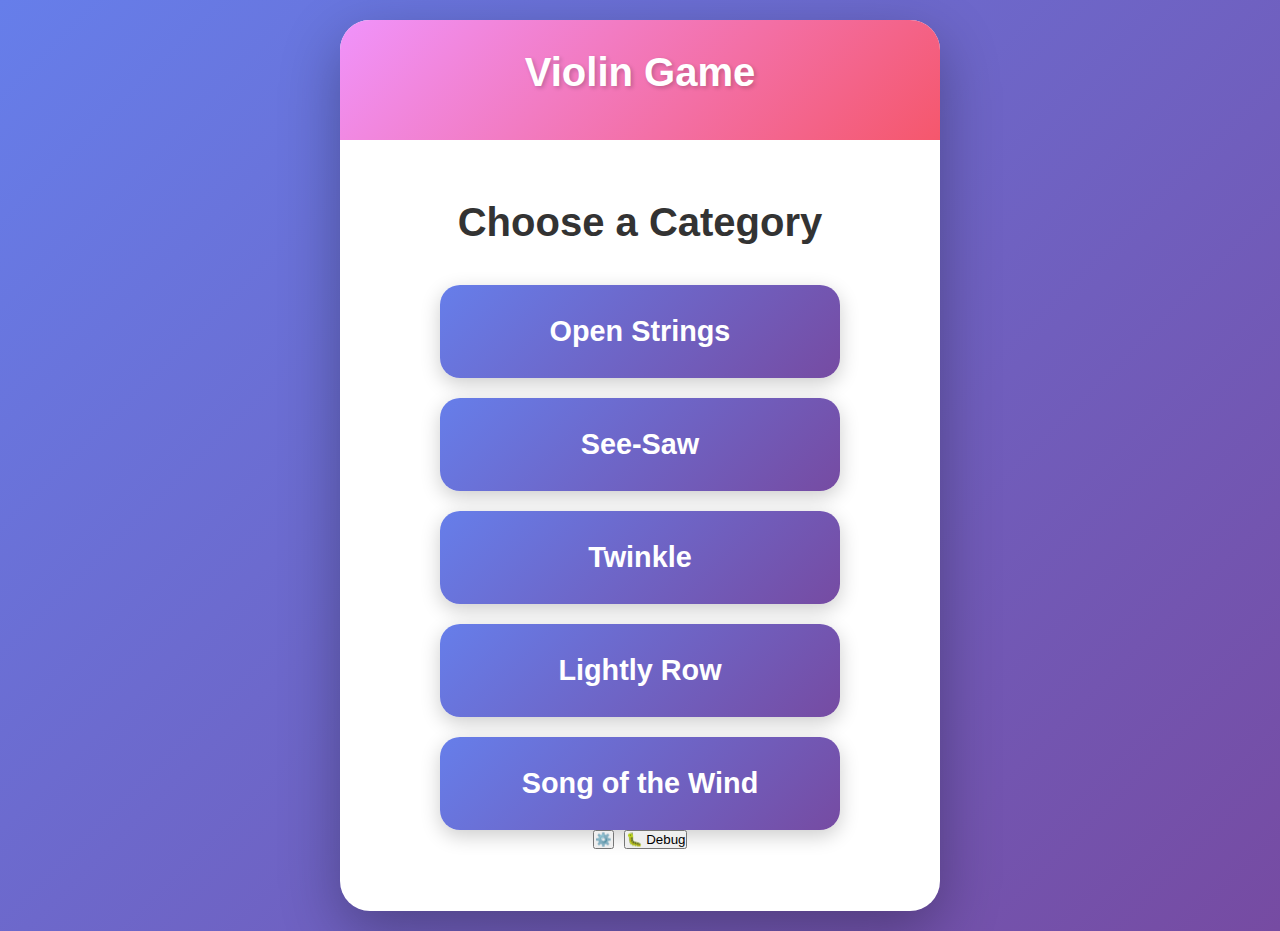
<file: index.html>
<!DOCTYPE html>
<html lang="en">
<head>
    <meta charset="UTF-8">
    <meta name="viewport" content="width=device-width, initial-scale=1.0">
    <title>Violin Game 🎻</title>
    <link rel="stylesheet" href="styles.css?v=2026-01-13-debug">
</head>
<body>
    <div class="game-container">
        <header class="game-header">
            <button class="home-btn hidden" id="home-btn">
                <svg xmlns="http://www.w3.org/2000/svg" viewBox="0 0 24 24" fill="currentColor">
                    <path d="M10 20v-6h4v6h5v-8h3L12 3 2 12h3v8z"/>
                </svg>
            </button>
            <h1>Violin Game</h1>
            <div class="progress" id="progress-container">
                <span id="question-counter">Question 1 of 10</span>
                <div class="progress-bar">
                    <div id="progress-fill" class="progress-fill"></div>
                </div>
            </div>
        </header>

        <!-- Category Selection Screen -->
        <div class="menu-screen" id="category-screen">
            <h2 class="menu-title">Choose a Category</h2>
            <div class="menu-buttons">
                <button class="menu-btn" data-category="open-strings">Open Strings</button>
                <button class="menu-btn" data-category="see-saw">See-Saw</button>
                <button class="menu-btn" data-category="twinkle">Twinkle</button>
                <button class="menu-btn" data-category="lightly-row">Lightly Row</button>
                <button class="menu-btn" data-category="wind">Song of the Wind</button>
            </div>
            <button class="settings-btn" id="settings-btn">⚙️</button>
        </div>

        <!-- Settings Screen -->
        <div class="menu-screen hidden" id="settings-screen">
            <h2 class="menu-title">Settings</h2>

            <div class="settings-panel">
                <div class="setting-item">
                    <label for="tempo-slider">Tempo: <span id="tempo-value">90</span> BPM</label>
                    <input type="range" id="tempo-slider" min="60" max="120" value="90" step="5">
                    <div class="setting-range">60 - 120</div>
                </div>

                <div class="setting-item">
                    <label for="tolerance-slider">Tolerance: <span id="tolerance-value">10</span></label>
                    <input type="range" id="tolerance-slider" min="2" max="10" value="10" step="0.5">
                    <div class="setting-range">2 - 10 (lower = harder)</div>
                </div>

                <div class="setting-item">
                    <label for="length-slider">Questions per Level: <span id="length-value">10</span></label>
                    <input type="range" id="length-slider" min="5" max="15" value="10" step="1">
                    <div class="setting-range">5 - 15</div>
                </div>

                <div class="setting-item">
                    <label>
                        <input type="checkbox" id="show-notes-checkbox">
                        Show Note Names
                    </label>
                </div>

                <div class="settings-buttons">
                    <button class="settings-action-btn" id="reset-settings-btn">Reset Settings</button>
                    <button class="settings-action-btn" id="reset-completion-btn">Reset Completion</button>
                    <button class="settings-action-btn primary" id="close-settings-btn">Done</button>
                </div>
            </div>
        </div>

        <!-- Level Selection Screen -->
        <div class="menu-screen hidden" id="level-screen">
            <h2 class="menu-title">Choose a Level</h2>
            <div class="menu-buttons" id="level-buttons-container">
                <!-- Level buttons will be dynamically generated -->
            </div>
        </div>

        <!-- Game Screen -->
        <main class="game-main hidden" id="game-screen">
            <div class="pattern-display" id="pattern-display">
                <div id="pattern-notes"></div>
            </div>

            <div class="status-display" id="status-display">Click Start to begin</div>

            <div class="feedback-visual" id="feedback-visual"></div>

            <div class="recording-indicator hidden" id="recording-indicator">
                <span class="red-dot"></span> RECORDING
            </div>

            <div class="game-controls">
                <button class="control-btn" id="start-btn">▶️ Start</button>
            </div>
        </main>

        <!-- Celebration Screen -->
        <div class="celebration-screen hidden" id="celebration-screen">
            <canvas id="fireworks-canvas"></canvas>
            <div class="celebration-message">
                <h2 id="celebration-title">Great Job!</h2>
                <p id="celebration-score">You got 8 out of 10!</p>
                <button class="play-again-btn" id="play-again-btn">Play Again!</button>
            </div>
        </div>
    </div>

    <script src="debug.js?v=2026-01-13"></script>
    <script src="instrument-config.js?v=2026-01-13"></script>
    <script src="sounds.js?v=2026-01-13"></script>
    <script src="audio.js?v=2026-01-13"></script>
    <script src="recording.js?v=2026-01-13"></script>
    <script src="matching.js?v=2026-01-13"></script>
    <script src="patterns.js?v=2026-01-13"></script>
    <script src="settings.js?v=2026-01-13"></script>
    <script src="completion.js?v=2026-01-20"></script>
    <script src="game.js?v=2026-01-13"></script>
    <script src="celebrations.js?v=2026-01-13"></script>
    <script src="ui.js?v=2026-01-13"></script>
</body>
</html>
<!-- Updated Tue Jan 13 12:02:26 PST 2026 -->
</file>
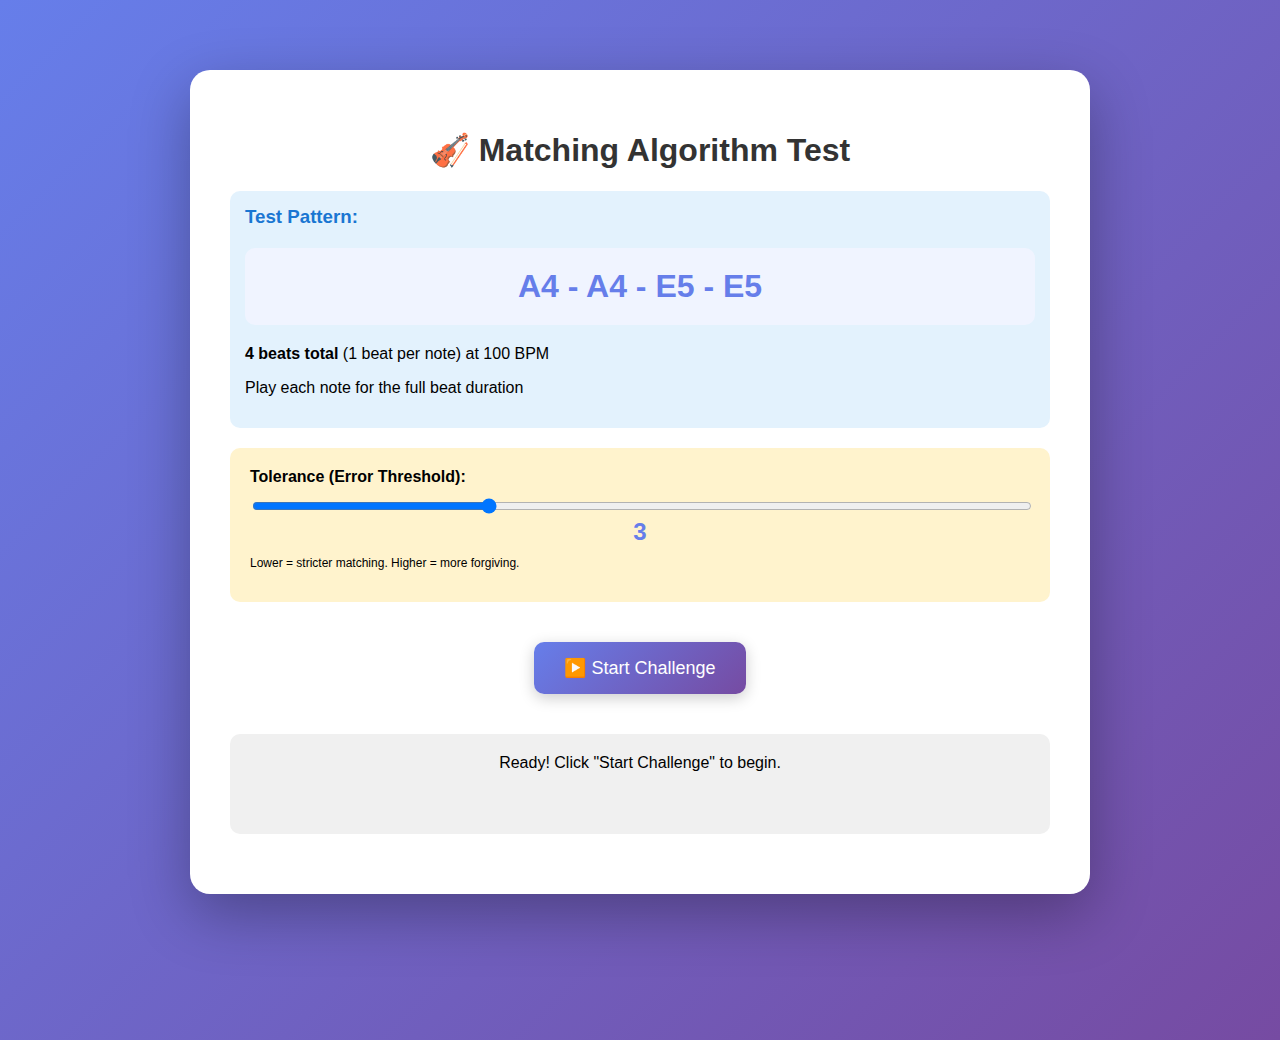
<file: matching-test.html>
<!DOCTYPE html>
<html lang="en">
<head>
    <meta charset="UTF-8">
    <meta name="viewport" content="width=device-width, initial-scale=1.0">
    <title>Matching Algorithm Test</title>
    <style>
        body {
            font-family: Arial, sans-serif;
            max-width: 900px;
            margin: 50px auto;
            padding: 20px;
            background: linear-gradient(135deg, #667eea 0%, #764ba2 100%);
            min-height: 100vh;
        }
        .container {
            background: white;
            border-radius: 20px;
            padding: 40px;
            box-shadow: 0 20px 60px rgba(0, 0, 0, 0.3);
        }
        h1 {
            color: #333;
            text-align: center;
        }
        .info {
            background: #e3f2fd;
            padding: 15px;
            border-radius: 10px;
            margin: 20px 0;
        }
        .info h3 {
            margin-top: 0;
            color: #1976d2;
        }
        .controls {
            text-align: center;
            margin: 30px 0;
        }
        button {
            font-size: 18px;
            padding: 15px 30px;
            margin: 10px;
            border: none;
            border-radius: 10px;
            background: linear-gradient(135deg, #667eea 0%, #764ba2 100%);
            color: white;
            cursor: pointer;
            transition: all 0.3s;
            box-shadow: 0 4px 15px rgba(0, 0, 0, 0.2);
        }
        button:hover:not(:disabled) {
            transform: translateY(-2px);
            box-shadow: 0 6px 20px rgba(0, 0, 0, 0.3);
        }
        button:disabled {
            opacity: 0.5;
            cursor: not-allowed;
        }
        .pattern {
            text-align: center;
            font-size: 32px;
            font-weight: bold;
            color: #667eea;
            margin: 20px 0;
            padding: 20px;
            background: #f0f4ff;
            border-radius: 10px;
        }
        #status {
            text-align: center;
            padding: 20px;
            margin: 20px 0;
            background: #f0f0f0;
            border-radius: 10px;
            min-height: 60px;
        }
        .results {
            margin-top: 30px;
            padding: 20px;
            background: #f5f5f5;
            border-radius: 10px;
        }
        .results h3 {
            margin-top: 0;
        }
        .comparison {
            display: grid;
            grid-template-columns: 1fr 1fr;
            gap: 20px;
            margin: 20px 0;
        }
        .column {
            background: white;
            padding: 15px;
            border-radius: 8px;
        }
        .column h4 {
            margin-top: 0;
            color: #667eea;
        }
        .slice-list {
            font-family: monospace;
            font-size: 12px;
            max-height: 300px;
            overflow-y: auto;
        }
        .error-display {
            font-size: 48px;
            font-weight: bold;
            text-align: center;
            margin: 20px 0;
        }
        .pass {
            color: #43a047;
        }
        .fail {
            color: #f5576c;
        }
        .tolerance-control {
            margin: 20px 0;
            padding: 20px;
            background: #fff3cd;
            border-radius: 10px;
        }
        .tolerance-control label {
            font-weight: bold;
            display: block;
            margin-bottom: 10px;
        }
        .tolerance-control input[type="range"] {
            width: 100%;
        }
        .tolerance-value {
            font-size: 24px;
            font-weight: bold;
            color: #667eea;
            text-align: center;
        }
    </style>
</head>
<body>
    <div class="container">
        <h1>🎻 Matching Algorithm Test</h1>

        <div class="info">
            <h3>Test Pattern:</h3>
            <div class="pattern">A4 - A4 - E5 - E5</div>
            <p><strong>4 beats total</strong> (1 beat per note) at 100 BPM</p>
            <p>Play each note for the full beat duration</p>
        </div>

        <div class="tolerance-control">
            <label>Tolerance (Error Threshold):</label>
            <input type="range" id="tolerance-slider" min="0" max="10" value="3" step="0.1">
            <div class="tolerance-value" id="tolerance-value">3</div>
            <p style="font-size: 12px; margin-top: 10px;">
                Lower = stricter matching. Higher = more forgiving.
            </p>
        </div>

        <div class="controls">
            <button id="start-btn" onclick="startChallenge()" disabled>▶️ Start Challenge</button>
        </div>

        <div id="status">Loading...</div>

        <div class="results" id="results" style="display: none;">
            <h3>Results:</h3>
            <div class="error-display" id="error-display"></div>
            <div class="comparison">
                <div class="column">
                    <h4>Reference Pattern:</h4>
                    <div class="slice-list" id="reference-slices"></div>
                </div>
                <div class="column">
                    <h4>Your Recording:</h4>
                    <div class="slice-list" id="recorded-slices"></div>
                </div>
            </div>
        </div>
    </div>

    <script>
        const audioContext = new (window.AudioContext || window.webkitAudioContext)();
        const audioBuffers = {};

        // Pattern definition
        const tempo = 100; // BPM
        const beatDuration = 60 / tempo; // seconds per beat
        const sliceInterval = 0.05; // 50ms slices
        const pattern = [
            { note: 'A4', duration: 1.0 },
            { note: 'A4', duration: 1.0 },
            { note: 'E5', duration: 1.0 },
            { note: 'E5', duration: 1.0 }
        ];

        // Samples and their MIDI numbers
        const sampleNotes = {
            'A4': 69,
            'E5': 76
        };

        let referenceTimeSeries = [];
        let recordedTimeSeries = [];
        let isRecording = false;
        let microphone = null;
        let analyser = null;
        let microphoneStream = null;
        let micPermissionGranted = false;
        let audioRecorder = null;
        let recordedChunks = [];
        let recordingStartTime = null;
        let intendedStartTime = null;

        // Update tolerance display
        document.getElementById('tolerance-slider').addEventListener('input', (e) => {
            document.getElementById('tolerance-value').textContent = e.target.value;
        });

        // Load samples
        async function loadSamples() {
            for (const sampleName of Object.keys(sampleNotes)) {
                const response = await fetch(`samples/${sampleName}.wav`);
                const arrayBuffer = await response.arrayBuffer();
                audioBuffers[sampleName] = await audioContext.decodeAudioData(arrayBuffer);
            }
            document.getElementById('start-btn').disabled = false;
            document.getElementById('status').textContent = 'Ready! Click "Start Challenge" to begin.';
        }

        // Main challenge flow: play reference, countdown, record
        async function startChallenge() {
            document.getElementById('start-btn').disabled = true;
            document.getElementById('results').style.display = 'none';

            if (audioContext.state === 'suspended') {
                await audioContext.resume();
            }

            // Request microphone permission upfront if not already granted
            if (!micPermissionGranted) {
                try {
                    document.getElementById('status').textContent = 'Requesting microphone permission...';
                    microphoneStream = await navigator.mediaDevices.getUserMedia({
                        audio: {
                            echoCancellation: false,
                            autoGainControl: false,
                            noiseSuppression: false
                        }
                    });
                    micPermissionGranted = true;
                    document.getElementById('status').textContent = 'Microphone ready!';
                    await new Promise(resolve => setTimeout(resolve, 500));
                } catch (error) {
                    document.getElementById('status').textContent = 'Error: Microphone access denied. ' + error.message;
                    document.getElementById('start-btn').disabled = false;
                    return;
                }
            }

            // Step 1: Play reference pattern
            document.getElementById('status').textContent = '🎻 Listen to the reference pattern...';
            referenceTimeSeries = generateReferenceTimeSeries(pattern);

            const startTime = audioContext.currentTime;
            let currentTime = startTime;

            pattern.forEach(noteInfo => {
                const { note, duration } = noteInfo;
                const durationInSeconds = duration * beatDuration;

                const source = audioContext.createBufferSource();
                source.buffer = audioBuffers[note];
                const gainNode = audioContext.createGain();
                gainNode.gain.value = 0.8;
                source.connect(gainNode);
                gainNode.connect(audioContext.destination);
                source.start(currentTime);
                source.stop(currentTime + durationInSeconds);

                currentTime += durationInSeconds;
            });

            const totalDuration = pattern.reduce((sum, n) => sum + n.duration, 0) * beatDuration;

            // Step 2: Wait for reference to finish, then countdown
            setTimeout(async () => {
                // Countdown with clicks
                document.getElementById('status').textContent = 'Get ready... 1';
                const click1Time = audioContext.currentTime;
                console.log(`Click 1 at: ${click1Time.toFixed(3)}s`);
                playClick();
                await new Promise(resolve => setTimeout(resolve, beatDuration * 1000));

                document.getElementById('status').textContent = '2';
                const click2Time = audioContext.currentTime;
                console.log(`Click 2 at: ${click2Time.toFixed(3)}s`);
                playClick();
                await new Promise(resolve => setTimeout(resolve, beatDuration * 1000));

                document.getElementById('status').textContent = 'Ready';
                const click3Time = audioContext.currentTime;
                console.log(`Click 3 at: ${click3Time.toFixed(3)}s`);
                playClick();
                await new Promise(resolve => setTimeout(resolve, beatDuration * 1000));

                document.getElementById('status').textContent = 'GO!';
                const click4Time = audioContext.currentTime;
                console.log(`Click 4 (GO!) at: ${click4Time.toFixed(3)}s`);
                playClick();

                // Calculate exact time when recording should start
                intendedStartTime = audioContext.currentTime + beatDuration;
                console.log(`Intended recording start time: ${intendedStartTime.toFixed(3)}s (GO! + ${beatDuration}s)`);

                await new Promise(resolve => setTimeout(resolve, beatDuration * 1000));

                // Step 3: Start recording raw audio
                document.getElementById('status').textContent = '🔴 RECORDING - Play now!';
                startRecording();
            }, totalDuration * 1000);
        }

        // Play metronome click
        function playClick() {
            const clickOsc = audioContext.createOscillator();
            const clickGain = audioContext.createGain();

            clickOsc.connect(clickGain);
            clickGain.connect(audioContext.destination);

            clickOsc.frequency.value = 1000;
            clickGain.gain.value = 0.3;

            clickOsc.start(audioContext.currentTime);
            clickOsc.stop(audioContext.currentTime + 0.05);
        }


        // Generate reference time series from pattern
        function generateReferenceTimeSeries(pattern) {
            const series = [];
            let currentTime = 0;

            console.log('Generating reference time series:');
            console.log('tempo:', tempo, 'BPM');
            console.log('beatDuration:', beatDuration, 'seconds');
            console.log('sliceInterval:', sliceInterval, 'seconds');

            pattern.forEach((noteInfo, index) => {
                const { note, duration } = noteInfo;
                const durationInSeconds = duration * beatDuration;
                const numSlices = Math.round(durationInSeconds / sliceInterval);
                const frequency = midiToFrequency(sampleNotes[note]);

                console.log(`Note ${index}: ${note}, duration=${duration} beats, durationInSeconds=${durationInSeconds}, numSlices=${numSlices}`);

                for (let i = 0; i < numSlices; i++) {
                    series.push(frequency);
                    currentTime += sliceInterval;
                }
            });

            console.log('Total reference slices:', series.length);
            return series;
        }

        // Convert MIDI to frequency
        function midiToFrequency(midi) {
            return 440 * Math.pow(2, (midi - 69) / 12);
        }

        // Start recording raw audio
        function startRecording() {
            recordedChunks = [];

            // Use MediaRecorder to capture raw audio
            audioRecorder = new MediaRecorder(microphoneStream);

            audioRecorder.ondataavailable = (event) => {
                if (event.data.size > 0) {
                    recordedChunks.push(event.data);
                }
            };

            audioRecorder.onstop = async () => {
                // Recording finished - now analyze it
                await analyzeRecording();
            };

            // Record actual start time
            recordingStartTime = audioContext.currentTime;
            console.log(`Recording actually started at: ${recordingStartTime.toFixed(3)}s`);
            audioRecorder.start();
            isRecording = true;

            // Stop after pattern duration
            const totalDuration = pattern.reduce((sum, n) => sum + n.duration, 0) * beatDuration;
            setTimeout(() => {
                audioRecorder.stop();
                isRecording = false;
            }, totalDuration * 1000);
        }

        // Analyze recorded audio after recording completes
        async function analyzeRecording() {
            document.getElementById('status').textContent = 'Analyzing recording...';

            try {
                // Combine recorded chunks into a blob
                const audioBlob = new Blob(recordedChunks, { type: 'audio/webm' });

                // Decode audio blob
                const arrayBuffer = await audioBlob.arrayBuffer();
                const audioBuffer = await audioContext.decodeAudioData(arrayBuffer);

                // Calculate timing offset
                // Positive offset means recording started early (before intended time)
                // Negative offset means recording started late (after intended time)
                const timeOffset = recordingStartTime - intendedStartTime;

                const sampleRate = audioBuffer.sampleRate;
                const sampleOffset = Math.floor(timeOffset * sampleRate);

                console.log(`Timing offset: ${(timeOffset * 1000).toFixed(1)}ms (${sampleOffset} samples)`);
                console.log(`Recording started at: ${recordingStartTime.toFixed(3)}s`);
                console.log(`Intended start was: ${intendedStartTime.toFixed(3)}s`);

                // Extract pitch at each time slice
                recordedTimeSeries = [];
                const audioData = audioBuffer.getChannelData(0);
                const sliceSamples = Math.floor(sliceInterval * sampleRate);
                const windowSize = 4096;

                // Start from the correct position based on timing offset
                const startSample = Math.max(0, sampleOffset);

                // Only process exactly as many slices as we expect in the reference
                const expectedSlices = referenceTimeSeries.length;

                for (let sliceIndex = 0; sliceIndex < expectedSlices; sliceIndex++) {
                    const sliceCenter = startSample + (sliceIndex * sliceSamples);

                    // Center the analysis window on this slice position
                    // This compensates for the fact that pitch detection represents
                    // the average frequency across the window, not just the start
                    const windowStart = Math.max(0, sliceCenter - Math.floor(windowSize / 2));
                    const windowEnd = Math.min(windowStart + windowSize, audioData.length);
                    const slice = audioData.slice(windowStart, windowEnd);

                    // Detect pitch for this slice
                    const frequency = autoCorrelate(slice, sampleRate);
                    recordedTimeSeries.push(frequency > 0 ? frequency : null);
                }

                // If recording started late, pad the beginning with null values
                if (sampleOffset < 0) {
                    const missedSlices = Math.ceil(Math.abs(sampleOffset) / sliceSamples);
                    recordedTimeSeries = Array(missedSlices).fill(null).concat(recordedTimeSeries);
                }

                // Show results
                stopRecording();

            } catch (error) {
                document.getElementById('status').textContent = 'Error analyzing: ' + error.message;
                console.error('Analysis error:', error);
                document.getElementById('start-btn').disabled = false;
            }
        }

        // Show results after analysis
        function stopRecording() {
            // Compare and show results
            const error = calculateError(referenceTimeSeries, recordedTimeSeries);
            const tolerance = parseFloat(document.getElementById('tolerance-slider').value);
            const passed = error <= tolerance;

            showResults(error, tolerance, passed);

            document.getElementById('start-btn').disabled = false;
        }

        // Normalize frequency to a base octave (between 200-400 Hz range)
        function normalizeToOctave(freq) {
            if (freq === null || freq <= 0) return null;

            // Bring frequency into the 200-400 Hz range (roughly octave 3)
            while (freq < 200) freq *= 2;
            while (freq >= 400) freq /= 2;

            return freq;
        }

        // Calculate error between reference and recorded
        function calculateError(reference, recorded) {
            // Make sure they're the same length
            const minLength = Math.min(reference.length, recorded.length);
            let totalError = 0;

            for (let i = 0; i < minLength; i++) {
                const refFreq = reference[i];
                const recFreq = recorded[i];

                if (refFreq === null && recFreq === null) {
                    // Both silence - perfect match
                    continue;
                } else if (refFreq === null || recFreq === null) {
                    // One is silence, one is not - large error
                    totalError += 10;
                } else {
                    // Both have pitch - normalize to same octave before comparing
                    const normalizedRef = normalizeToOctave(refFreq);
                    const normalizedRec = normalizeToOctave(recFreq);

                    // Calculate frequency difference in cents (musical distance)
                    const cents = Math.abs(1200 * Math.log2(normalizedRec / normalizedRef));

                    // Convert cents to error score (0 cents = 0 error, 100 cents = ~8.3 error)
                    // This makes it more forgiving for small pitch variations
                    const error = Math.min(cents / 12, 10); // Cap at 10 per slice
                    totalError += error;
                }
            }

            // Average error per slice
            return minLength > 0 ? totalError / minLength : 100;
        }

        // Show comparison results
        function showResults(error, tolerance, passed) {
            document.getElementById('results').style.display = 'block';

            const errorDisplay = document.getElementById('error-display');
            errorDisplay.textContent = passed ? `✓ PASS (Error: ${error.toFixed(1)})` : `✗ FAIL (Error: ${error.toFixed(1)})`;
            errorDisplay.className = 'error-display ' + (passed ? 'pass' : 'fail');

            // Show time series
            document.getElementById('reference-slices').innerHTML = referenceTimeSeries
                .map((f, i) => `${i}: ${f ? f.toFixed(1) + ' Hz' : 'silence'}`)
                .join('<br>');

            document.getElementById('recorded-slices').innerHTML = recordedTimeSeries
                .map((f, i) => `${i}: ${f ? f.toFixed(1) + ' Hz' : 'silence'}`)
                .join('<br>');

            document.getElementById('status').textContent =
                passed ? '✓ Great job! Try again or adjust tolerance.' :
                '✗ Try again! You can also adjust the tolerance.';
        }

        // Autocorrelation (same as pitch-test.html)
        function autoCorrelate(buffer, sampleRate) {
            const minFreq = 80;
            const maxFreq = 2000;
            const minSamples = Math.floor(sampleRate / maxFreq);
            const maxSamples = Math.floor(sampleRate / minFreq);

            let rms = 0;
            for (let i = 0; i < buffer.length; i++) {
                rms += buffer[i] * buffer[i];
            }
            rms = Math.sqrt(rms / buffer.length);
            if (rms < 0.01) return -1;

            let bestCorrelation = 0;
            let bestOffset = -1;

            for (let offset = minSamples; offset <= maxSamples; offset++) {
                let correlation = 0;
                for (let i = 0; i < buffer.length - offset; i++) {
                    correlation += Math.abs(buffer[i] - buffer[i + offset]);
                }
                correlation = 1 - (correlation / (buffer.length - offset));

                if (correlation > 0.9 && correlation > bestCorrelation) {
                    bestCorrelation = correlation;
                    bestOffset = offset;
                }
            }

            if (bestOffset === -1) return -1;
            return sampleRate / bestOffset;
        }

        // Load samples on page load
        loadSamples();
    </script>
</body>
</html>
</file>
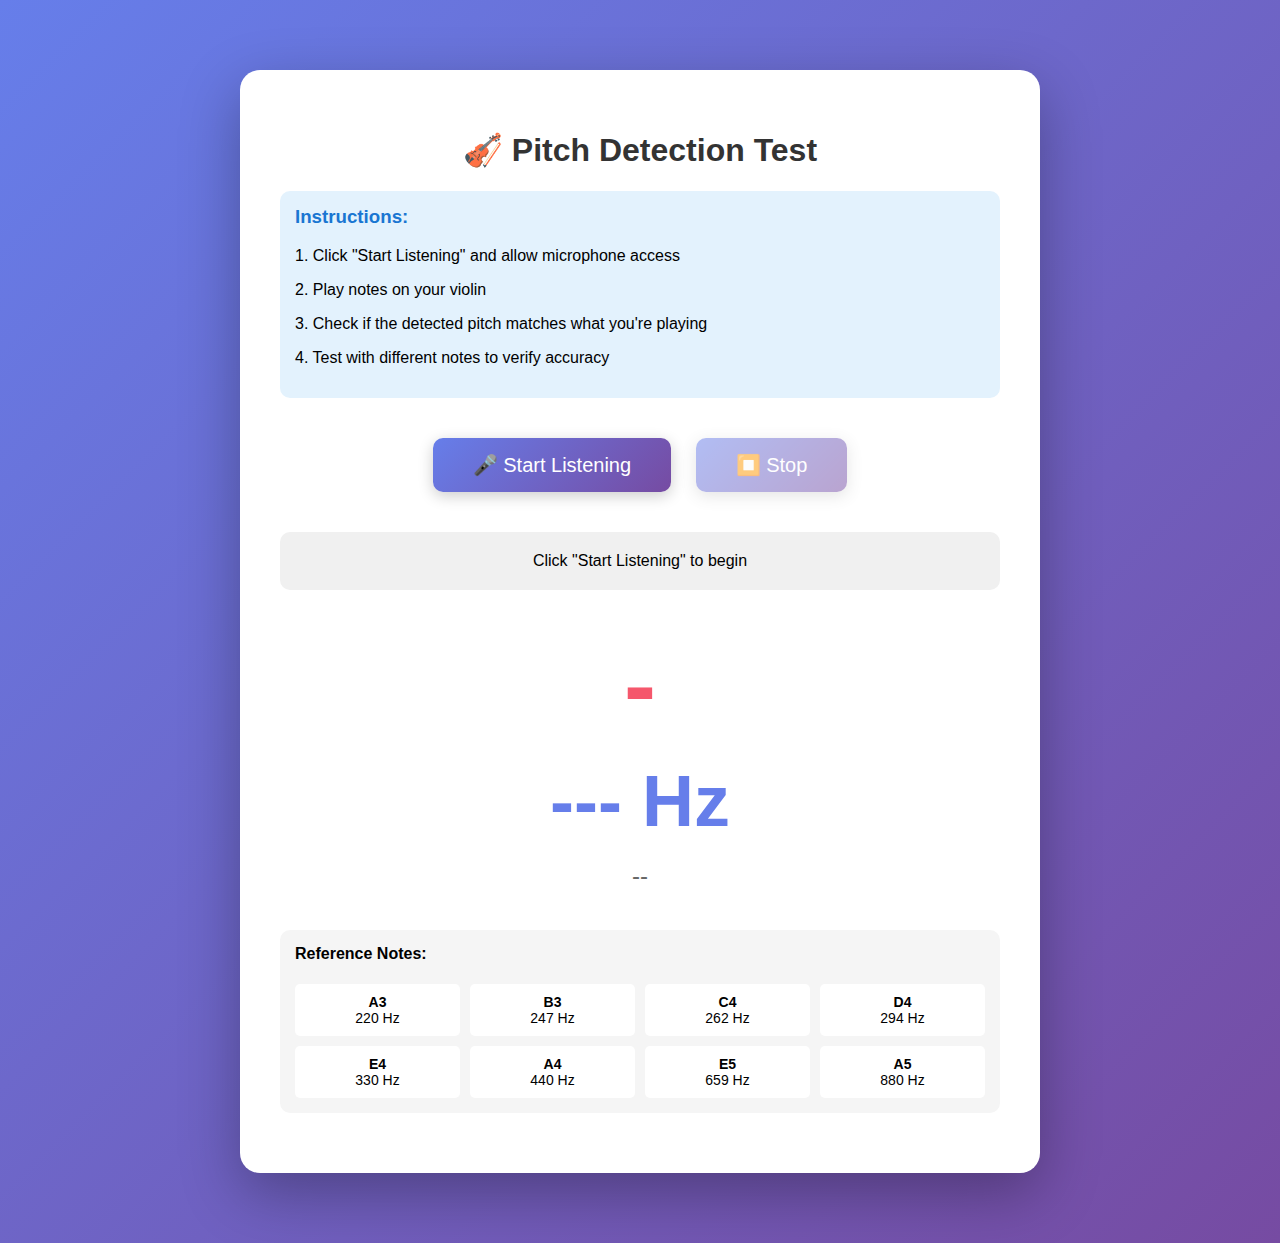
<file: pitch-test.html>
<!DOCTYPE html>
<html lang="en">
<head>
    <meta charset="UTF-8">
    <meta name="viewport" content="width=device-width, initial-scale=1.0">
    <title>Pitch Detection Test</title>
    <style>
        body {
            font-family: Arial, sans-serif;
            max-width: 800px;
            margin: 50px auto;
            padding: 20px;
            background: linear-gradient(135deg, #667eea 0%, #764ba2 100%);
            min-height: 100vh;
        }
        .container {
            background: white;
            border-radius: 20px;
            padding: 40px;
            box-shadow: 0 20px 60px rgba(0, 0, 0, 0.3);
        }
        h1 {
            color: #333;
            text-align: center;
        }
        .controls {
            text-align: center;
            margin: 30px 0;
        }
        button {
            font-size: 20px;
            padding: 15px 40px;
            margin: 10px;
            border: none;
            border-radius: 10px;
            background: linear-gradient(135deg, #667eea 0%, #764ba2 100%);
            color: white;
            cursor: pointer;
            transition: all 0.3s;
            box-shadow: 0 4px 15px rgba(0, 0, 0, 0.2);
        }
        button:hover:not(:disabled) {
            transform: translateY(-2px);
            box-shadow: 0 6px 20px rgba(0, 0, 0, 0.3);
        }
        button:disabled {
            opacity: 0.5;
            cursor: not-allowed;
        }
        .pitch-display {
            text-align: center;
            margin: 40px 0;
        }
        .frequency {
            font-size: 72px;
            font-weight: bold;
            color: #667eea;
            margin: 20px 0;
        }
        .note-name {
            font-size: 96px;
            font-weight: bold;
            color: #f5576c;
            margin: 20px 0;
        }
        .cents {
            font-size: 24px;
            color: #666;
        }
        .info {
            background: #e3f2fd;
            padding: 15px;
            border-radius: 10px;
            margin: 20px 0;
        }
        .info h3 {
            margin-top: 0;
            color: #1976d2;
        }
        #status {
            text-align: center;
            padding: 20px;
            margin: 20px 0;
            background: #f0f0f0;
            border-radius: 10px;
        }
        .reference-notes {
            margin: 20px 0;
            padding: 15px;
            background: #f5f5f5;
            border-radius: 10px;
        }
        .reference-notes h4 {
            margin-top: 0;
        }
        .note-list {
            display: grid;
            grid-template-columns: repeat(4, 1fr);
            gap: 10px;
            margin-top: 10px;
        }
        .note-item {
            padding: 10px;
            background: white;
            border-radius: 5px;
            text-align: center;
            font-size: 14px;
        }
    </style>
</head>
<body>
    <div class="container">
        <h1>🎻 Pitch Detection Test</h1>

        <div class="info">
            <h3>Instructions:</h3>
            <p>1. Click "Start Listening" and allow microphone access</p>
            <p>2. Play notes on your violin</p>
            <p>3. Check if the detected pitch matches what you're playing</p>
            <p>4. Test with different notes to verify accuracy</p>
        </div>

        <div class="controls">
            <button id="start-btn" onclick="startListening()">🎤 Start Listening</button>
            <button id="stop-btn" onclick="stopListening()" disabled>⏹️ Stop</button>
        </div>

        <div id="status">Click "Start Listening" to begin</div>

        <div class="pitch-display">
            <div class="note-name" id="note-display">-</div>
            <div class="frequency" id="freq-display">--- Hz</div>
            <div class="cents" id="cents-display">--</div>
        </div>

        <div class="reference-notes">
            <h4>Reference Notes:</h4>
            <div class="note-list">
                <div class="note-item"><strong>A3</strong><br>220 Hz</div>
                <div class="note-item"><strong>B3</strong><br>247 Hz</div>
                <div class="note-item"><strong>C4</strong><br>262 Hz</div>
                <div class="note-item"><strong>D4</strong><br>294 Hz</div>
                <div class="note-item"><strong>E4</strong><br>330 Hz</div>
                <div class="note-item"><strong>A4</strong><br>440 Hz</div>
                <div class="note-item"><strong>E5</strong><br>659 Hz</div>
                <div class="note-item"><strong>A5</strong><br>880 Hz</div>
            </div>
        </div>
    </div>

    <script>
        let audioContext;
        let analyser;
        let microphone;
        let javascriptNode;
        let isListening = false;

        // Smoothing - keep last N note readings (not just frequencies)
        const noteBuffer = [];
        const noteBufferSize = 15;  // Track last 15 note detections

        // Get the most common note from the buffer (mode)
        function getMostCommonNote(buffer) {
            const counts = {};
            let maxCount = 0;
            let mostCommon = null;

            buffer.forEach(noteStr => {
                counts[noteStr] = (counts[noteStr] || 0) + 1;
                if (counts[noteStr] > maxCount) {
                    maxCount = counts[noteStr];
                    mostCommon = noteStr;
                }
            });

            return mostCommon;
        }

        // Autocorrelation pitch detection algorithm
        function autoCorrelate(buffer, sampleRate) {
            // Minimum and maximum frequencies we care about (violin range roughly 200-3000 Hz)
            const minFreq = 80;  // ~E2
            const maxFreq = 2000; // ~B6

            const minSamples = Math.floor(sampleRate / maxFreq);
            const maxSamples = Math.floor(sampleRate / minFreq);

            // Find the first zero crossing
            let foundStart = false;
            let start = 0;
            for (let i = 0; i < buffer.length; i++) {
                if (!foundStart && buffer[i] > 0) {
                    foundStart = true;
                    start = i;
                    break;
                }
            }

            // Calculate RMS (root mean square) to check if there's enough signal
            let rms = 0;
            for (let i = 0; i < buffer.length; i++) {
                rms += buffer[i] * buffer[i];
            }
            rms = Math.sqrt(rms / buffer.length);

            // If signal is too weak, return -1
            if (rms < 0.01) return -1;

            // Autocorrelation
            let bestCorrelation = 0;
            let bestOffset = -1;

            for (let offset = minSamples; offset <= maxSamples; offset++) {
                let correlation = 0;
                for (let i = 0; i < buffer.length - offset; i++) {
                    correlation += Math.abs(buffer[i] - buffer[i + offset]);
                }
                correlation = 1 - (correlation / (buffer.length - offset));

                if (correlation > 0.9 && correlation > bestCorrelation) {
                    bestCorrelation = correlation;
                    bestOffset = offset;
                }
            }

            if (bestOffset === -1) return -1;

            return sampleRate / bestOffset;
        }

        // Convert frequency to note name
        function frequencyToNote(frequency) {
            const noteNames = ['C', 'C#', 'D', 'D#', 'E', 'F', 'F#', 'G', 'G#', 'A', 'A#', 'B'];
            const a4 = 440;
            const c0 = a4 * Math.pow(2, -4.75);

            if (frequency <= 0) return { note: '-', octave: '', cents: 0 };

            const halfSteps = 12 * Math.log2(frequency / c0);
            const noteIndex = Math.round(halfSteps) % 12;
            const octave = Math.floor(Math.round(halfSteps) / 12);

            // Calculate cents (100 cents = 1 semitone)
            const cents = Math.floor((halfSteps - Math.round(halfSteps)) * 100);

            return {
                note: noteNames[noteIndex],
                octave: octave,
                cents: cents
            };
        }

        async function startListening() {
            try {
                document.getElementById('status').textContent = 'Requesting microphone access...';

                // Get microphone access
                const stream = await navigator.mediaDevices.getUserMedia({
                    audio: {
                        echoCancellation: false,
                        autoGainControl: false,
                        noiseSuppression: false
                    }
                });

                audioContext = new (window.AudioContext || window.webkitAudioContext)();
                analyser = audioContext.createAnalyser();
                analyser.fftSize = 4096;  // Increased from 2048 for more stability

                microphone = audioContext.createMediaStreamSource(stream);
                microphone.connect(analyser);

                const bufferLength = analyser.fftSize;
                const buffer = new Float32Array(bufferLength);

                isListening = true;
                document.getElementById('start-btn').disabled = true;
                document.getElementById('stop-btn').disabled = false;
                document.getElementById('status').textContent = 'Listening... Play your violin!';

                // Analyze audio in real-time
                function detectPitch() {
                    if (!isListening) return;

                    analyser.getFloatTimeDomainData(buffer);
                    const frequency = autoCorrelate(buffer, audioContext.sampleRate);

                    if (frequency > 0) {
                        // Get the note for this frequency
                        const noteInfo = frequencyToNote(frequency);
                        const noteStr = noteInfo.note + noteInfo.octave;

                        // Add to note buffer
                        noteBuffer.push(noteStr);
                        if (noteBuffer.length > noteBufferSize) {
                            noteBuffer.shift();
                        }

                        // Get the most common note from recent detections
                        const stableNote = getMostCommonNote(noteBuffer);

                        if (stableNote) {
                            document.getElementById('freq-display').textContent = frequency.toFixed(1) + ' Hz';
                            document.getElementById('note-display').textContent = stableNote;

                            const centsText = noteInfo.cents > 0 ?
                                `+${noteInfo.cents} cents` :
                                `${noteInfo.cents} cents`;
                            document.getElementById('cents-display').textContent = centsText;
                        }
                    } else {
                        // Clear note buffer when no signal
                        noteBuffer.length = 0;
                        document.getElementById('note-display').textContent = '-';
                        document.getElementById('freq-display').textContent = '--- Hz';
                        document.getElementById('cents-display').textContent = '--';
                    }

                    requestAnimationFrame(detectPitch);
                }

                detectPitch();

            } catch (error) {
                document.getElementById('status').textContent =
                    'Error: Could not access microphone. ' + error.message;
                console.error('Microphone error:', error);
            }
        }

        function stopListening() {
            isListening = false;

            // Clear note buffer
            noteBuffer.length = 0;

            if (microphone) {
                microphone.disconnect();
                microphone.mediaStream.getTracks().forEach(track => track.stop());
            }

            if (audioContext) {
                audioContext.close();
            }

            document.getElementById('start-btn').disabled = false;
            document.getElementById('stop-btn').disabled = true;
            document.getElementById('status').textContent = 'Stopped. Click "Start Listening" to try again.';
            document.getElementById('note-display').textContent = '-';
            document.getElementById('freq-display').textContent = '--- Hz';
            document.getElementById('cents-display').textContent = '--';
        }
    </script>
</body>
</html>
</file>
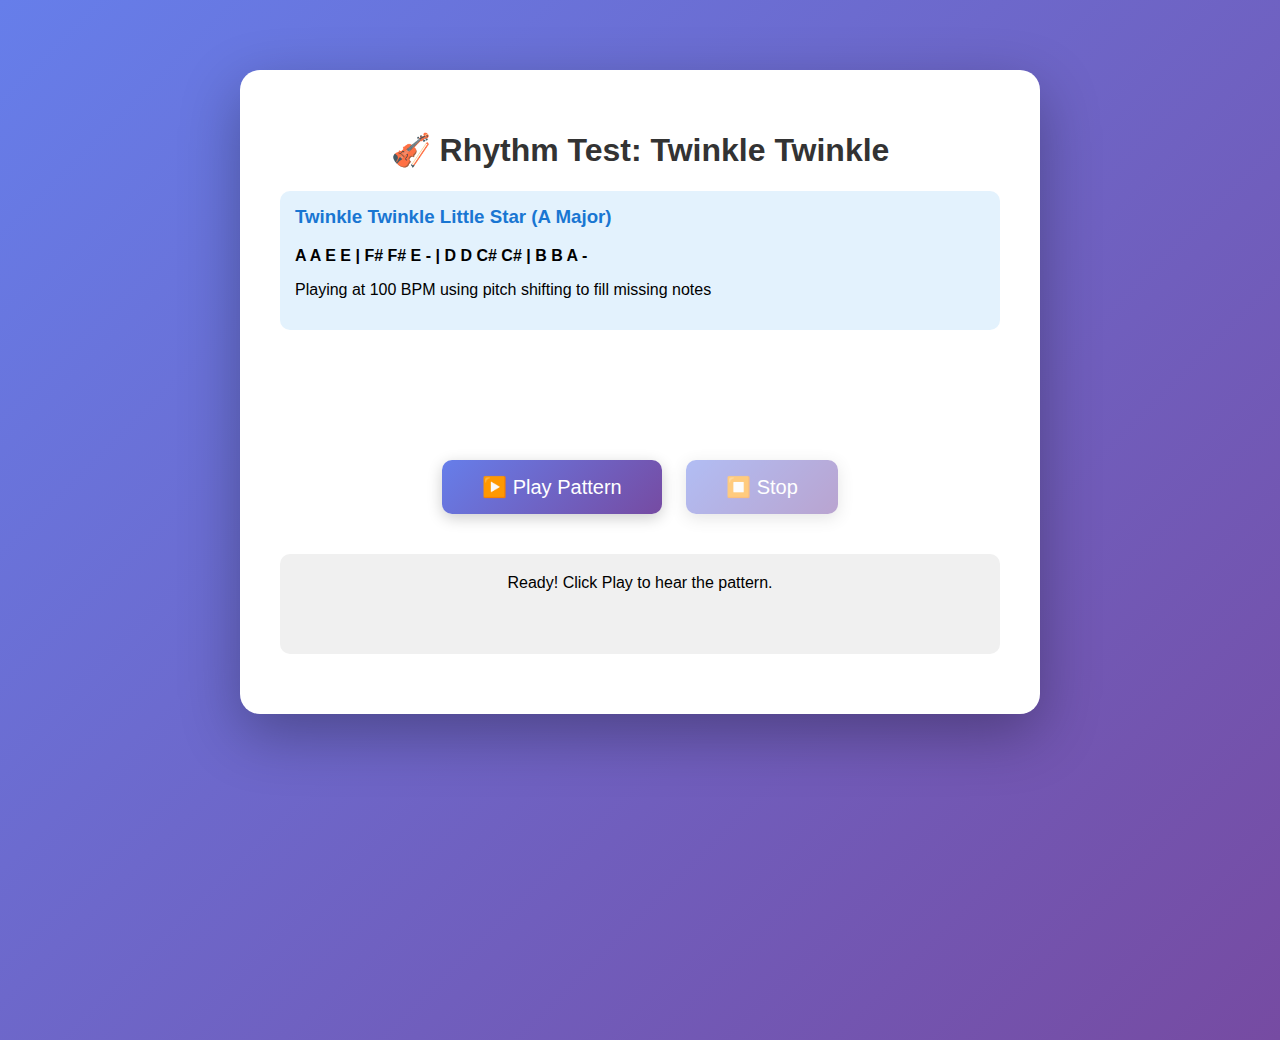
<file: rhythm-test.html>
<!DOCTYPE html>
<html lang="en">
<head>
    <meta charset="UTF-8">
    <meta name="viewport" content="width=device-width, initial-scale=1.0">
    <title>Rhythm Test - Twinkle Twinkle</title>
    <style>
        body {
            font-family: Arial, sans-serif;
            max-width: 800px;
            margin: 50px auto;
            padding: 20px;
            background: linear-gradient(135deg, #667eea 0%, #764ba2 100%);
            min-height: 100vh;
        }
        .container {
            background: white;
            border-radius: 20px;
            padding: 40px;
            box-shadow: 0 20px 60px rgba(0, 0, 0, 0.3);
        }
        h1 {
            color: #333;
            text-align: center;
        }
        .controls {
            text-align: center;
            margin: 30px 0;
        }
        button {
            font-size: 20px;
            padding: 15px 40px;
            margin: 10px;
            border: none;
            border-radius: 10px;
            background: linear-gradient(135deg, #667eea 0%, #764ba2 100%);
            color: white;
            cursor: pointer;
            transition: all 0.3s;
            box-shadow: 0 4px 15px rgba(0, 0, 0, 0.2);
        }
        button:hover {
            transform: translateY(-2px);
            box-shadow: 0 6px 20px rgba(0, 0, 0, 0.3);
        }
        button:disabled {
            opacity: 0.5;
            cursor: not-allowed;
            transform: none;
        }
        #status {
            text-align: center;
            padding: 20px;
            margin: 20px 0;
            background: #f0f0f0;
            border-radius: 10px;
            min-height: 60px;
        }
        .note-display {
            text-align: center;
            font-size: 48px;
            font-weight: bold;
            color: #667eea;
            margin: 30px 0;
            min-height: 60px;
        }
        .info {
            background: #e3f2fd;
            padding: 15px;
            border-radius: 10px;
            margin: 20px 0;
        }
        .info h3 {
            margin-top: 0;
            color: #1976d2;
        }
    </style>
</head>
<body>
    <div class="container">
        <h1>🎻 Rhythm Test: Twinkle Twinkle</h1>

        <div class="info">
            <h3>Twinkle Twinkle Little Star (A Major)</h3>
            <p><strong>A A E E | F# F# E - | D D C# C# | B B A -</strong></p>
            <p>Playing at 100 BPM using pitch shifting to fill missing notes</p>
        </div>

        <div class="note-display" id="note-display"></div>

        <div class="controls">
            <button id="play-btn" onclick="playMelody()">▶️ Play Pattern</button>
            <button id="stop-btn" onclick="stopMelody()" disabled>⏹️ Stop</button>
        </div>

        <div id="status">Loading samples...</div>
    </div>

    <script>
        const audioContext = new (window.AudioContext || window.webkitAudioContext)();
        const audioBuffers = {};
        let isPlaying = false;
        let scheduledSources = [];

        // Available samples and their MIDI note numbers
        const sampleNotes = {
            'A3': 57,
            'B3': 59,
            'C4': 60,
            'D4': 62,
            'E4': 64,
            'A4': 69,
            'E5': 76,
            'A5': 81
        };

        // Convert note name to MIDI number
        function noteToMidi(noteName) {
            const noteMap = {
                'C': 0, 'C#': 1, 'Db': 1,
                'D': 2, 'D#': 3, 'Eb': 3,
                'E': 4,
                'F': 5, 'F#': 6, 'Gb': 6,
                'G': 7, 'G#': 8, 'Ab': 8,
                'A': 9, 'A#': 10, 'Bb': 10,
                'B': 11
            };

            const match = noteName.match(/^([A-G]#?|[A-G]b?)(\d+)$/);
            if (!match) return null;

            const note = match[1];
            const octave = parseInt(match[2]);

            return (octave + 1) * 12 + noteMap[note];
        }

        // Find the closest sample for a target MIDI note
        function findClosestSample(targetMidi) {
            let closestSample = null;
            let minDistance = Infinity;

            for (const [sampleName, sampleMidi] of Object.entries(sampleNotes)) {
                const distance = Math.abs(targetMidi - sampleMidi);
                if (distance < minDistance) {
                    minDistance = distance;
                    closestSample = sampleName;
                }
            }

            return {
                sample: closestSample,
                shift: targetMidi - sampleNotes[closestSample]
            };
        }

        // Twinkle Twinkle Little Star in A Major
        // Now just specify the note and duration - sample selection is automatic!
        const melody = [
            // Twinkle twinkle little star
            { note: 'A4', duration: 0.5 },   // Twin-
            { note: 'A4', duration: 0.5 },   // kle
            { note: 'E5', duration: 0.5 },   // twin-
            { note: 'E5', duration: 0.5 },   // kle
            { note: 'F#5', duration: 0.5 },  // lit-
            { note: 'F#5', duration: 0.5 },  // tle
            { note: 'E5', duration: 1.0 },   // star

            // How I wonder what you are
            { note: 'D5', duration: 0.5 },   // How
            { note: 'D5', duration: 0.5 },   // I
            { note: 'C#5', duration: 0.5 },  // won-
            { note: 'C#5', duration: 0.5 },  // der
            { note: 'B4', duration: 0.5 },   // what
            { note: 'B4', duration: 0.5 },   // you
            { note: 'A4', duration: 1.0 },   // are
        ];

        const tempo = 100; // BPM
        const beatDuration = 60 / tempo; // seconds per beat

        // Calculate playback rate for pitch shifting
        function getPitchShiftRate(semitones) {
            return Math.pow(2, semitones / 12);
        }

        async function loadSamples() {
            document.getElementById('status').textContent = 'Loading samples...';

            for (const sampleName of Object.keys(sampleNotes)) {
                const response = await fetch(`samples/${sampleName}.wav`);
                const arrayBuffer = await response.arrayBuffer();
                audioBuffers[sampleName] = await audioContext.decodeAudioData(arrayBuffer);
            }

            document.getElementById('status').textContent = 'Ready! Click Play to hear the pattern.';
            document.getElementById('play-btn').disabled = false;
        }

        async function playMelody() {
            if (isPlaying) return;

            // Resume audio context if needed
            if (audioContext.state === 'suspended') {
                await audioContext.resume();
            }

            isPlaying = true;
            document.getElementById('play-btn').disabled = true;
            document.getElementById('stop-btn').disabled = false;
            document.getElementById('status').textContent = 'Playing...';

            const startTime = audioContext.currentTime;
            let currentTime = startTime;

            melody.forEach((noteInfo, index) => {
                const { note, duration } = noteInfo;
                const durationInSeconds = duration * beatDuration;

                // Automatically find the best sample and calculate shift
                const targetMidi = noteToMidi(note);
                const { sample, shift } = findClosestSample(targetMidi);

                // Schedule the note
                const source = audioContext.createBufferSource();
                source.buffer = audioBuffers[sample];

                // Apply pitch shifting if needed
                if (shift !== 0) {
                    source.playbackRate.value = getPitchShiftRate(shift);
                }

                const gainNode = audioContext.createGain();
                gainNode.gain.value = 0.8;

                source.connect(gainNode);
                gainNode.connect(audioContext.destination);

                source.start(currentTime);
                source.stop(currentTime + durationInSeconds);

                scheduledSources.push(source);

                // Schedule visual update
                setTimeout(() => {
                    if (isPlaying) {
                        const shiftText = shift !== 0 ? ` (${sample} ${shift > 0 ? '+' : ''}${shift})` : '';
                        document.getElementById('note-display').textContent = note + shiftText;
                    }
                }, (currentTime - startTime) * 1000);

                currentTime += durationInSeconds;

                // Clear display and stop at the end
                if (index === melody.length - 1) {
                    setTimeout(() => {
                        if (isPlaying) {
                            stopMelody();
                        }
                    }, (currentTime - startTime) * 1000);
                }
            });
        }

        function stopMelody() {
            isPlaying = false;

            // Stop all scheduled sources
            scheduledSources.forEach(source => {
                try {
                    source.stop();
                } catch (e) {
                    // Already stopped
                }
            });
            scheduledSources = [];

            document.getElementById('note-display').textContent = '';
            document.getElementById('play-btn').disabled = false;
            document.getElementById('stop-btn').disabled = true;
            document.getElementById('status').textContent = 'Stopped. Click Play to hear again.';
        }

        // Load samples when page loads
        loadSamples();
    </script>
</body>
</html>
</file>
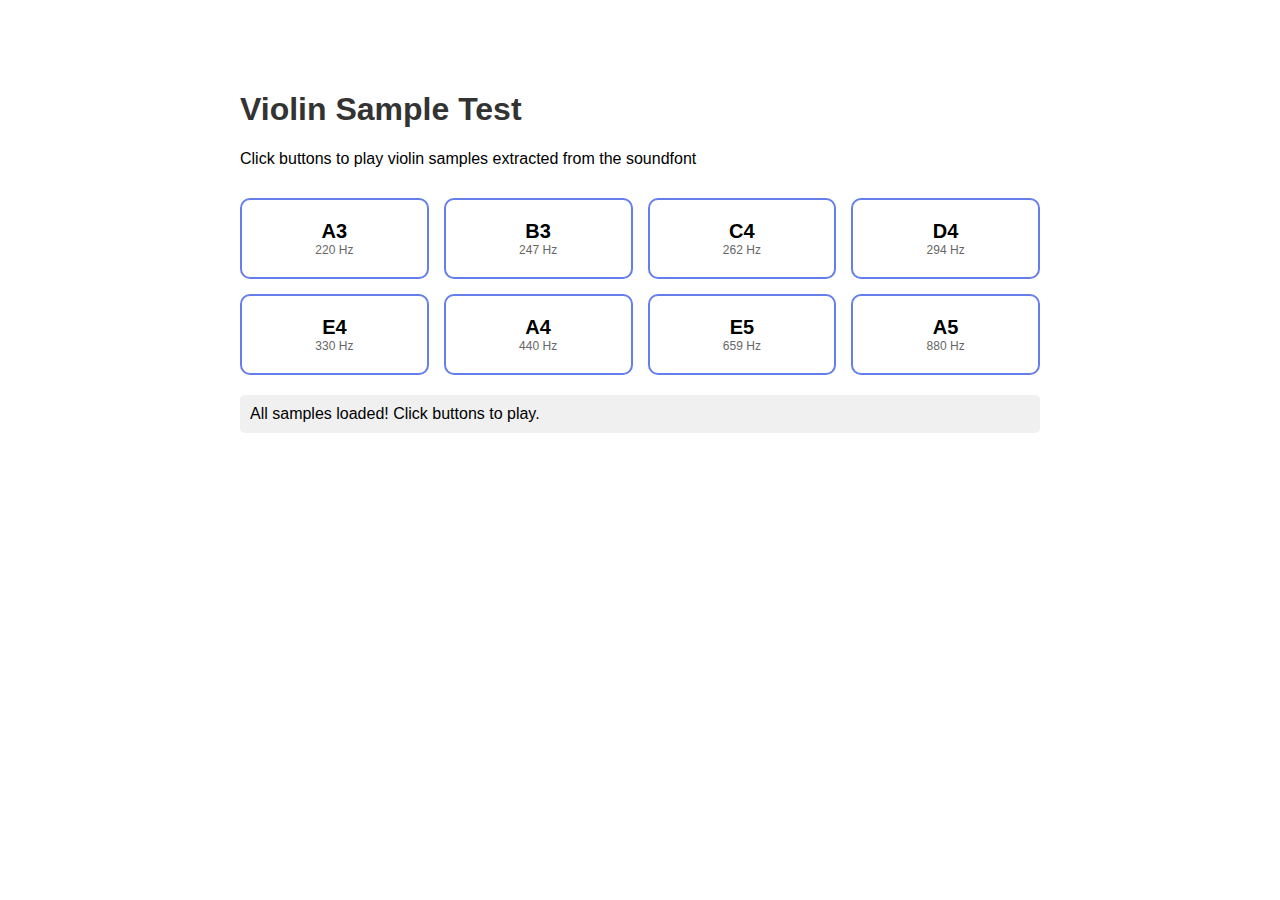
<file: sample-test.html>
<!DOCTYPE html>
<html lang="en">
<head>
    <meta charset="UTF-8">
    <meta name="viewport" content="width=device-width, initial-scale=1.0">
    <title>Violin Sample Test</title>
    <style>
        body {
            font-family: Arial, sans-serif;
            max-width: 800px;
            margin: 50px auto;
            padding: 20px;
        }
        h1 {
            color: #333;
        }
        .note-grid {
            display: grid;
            grid-template-columns: repeat(4, 1fr);
            gap: 15px;
            margin-top: 30px;
        }
        button {
            font-size: 18px;
            padding: 20px;
            border: 2px solid #667eea;
            border-radius: 10px;
            background: white;
            cursor: pointer;
            transition: all 0.2s;
        }
        button:hover {
            background: #667eea;
            color: white;
            transform: translateY(-2px);
        }
        button:active {
            transform: translateY(0);
        }
        .note-name {
            font-weight: bold;
            font-size: 20px;
        }
        .frequency {
            font-size: 12px;
            color: #666;
        }
        #status {
            margin-top: 20px;
            padding: 10px;
            background: #f0f0f0;
            border-radius: 5px;
        }
    </style>
</head>
<body>
    <h1>Violin Sample Test</h1>
    <p>Click buttons to play violin samples extracted from the soundfont</p>

    <div class="note-grid">
        <button onclick="playNote('A3')">
            <div class="note-name">A3</div>
            <div class="frequency">220 Hz</div>
        </button>
        <button onclick="playNote('B3')">
            <div class="note-name">B3</div>
            <div class="frequency">247 Hz</div>
        </button>
        <button onclick="playNote('C4')">
            <div class="note-name">C4</div>
            <div class="frequency">262 Hz</div>
        </button>
        <button onclick="playNote('D4')">
            <div class="note-name">D4</div>
            <div class="frequency">294 Hz</div>
        </button>
        <button onclick="playNote('E4')">
            <div class="note-name">E4</div>
            <div class="frequency">330 Hz</div>
        </button>
        <button onclick="playNote('A4')">
            <div class="note-name">A4</div>
            <div class="frequency">440 Hz</div>
        </button>
        <button onclick="playNote('E5')">
            <div class="note-name">E5</div>
            <div class="frequency">659 Hz</div>
        </button>
        <button onclick="playNote('A5')">
            <div class="note-name">A5</div>
            <div class="frequency">880 Hz</div>
        </button>
    </div>

    <div id="status">Ready to play samples</div>

    <script>
        const audioContext = new (window.AudioContext || window.webkitAudioContext)();
        const audioBuffers = {};

        // Preload all samples
        const notes = ['A3', 'B3', 'C4', 'D4', 'E4', 'A4', 'E5', 'A5'];

        async function loadSamples() {
            document.getElementById('status').textContent = 'Loading samples...';

            for (const note of notes) {
                const response = await fetch(`samples/${note}.wav`);
                const arrayBuffer = await response.arrayBuffer();
                audioBuffers[note] = await audioContext.decodeAudioData(arrayBuffer);
            }

            document.getElementById('status').textContent = 'All samples loaded! Click buttons to play.';
        }

        async function playNote(noteName) {
            if (!audioBuffers[noteName]) {
                document.getElementById('status').textContent = 'Sample not loaded yet...';
                return;
            }

            // Resume audio context if suspended (browser autoplay policy)
            if (audioContext.state === 'suspended') {
                await audioContext.resume();
            }

            const source = audioContext.createBufferSource();
            source.buffer = audioBuffers[noteName];

            // Add gain node to control volume
            const gainNode = audioContext.createGain();
            gainNode.gain.value = 1.0;

            source.connect(gainNode);
            gainNode.connect(audioContext.destination);
            source.start();

            document.getElementById('status').textContent = `Playing ${noteName} (AudioContext: ${audioContext.state})`;
        }

        // Load samples when page loads
        loadSamples();
    </script>
</body>
</html>
</file>
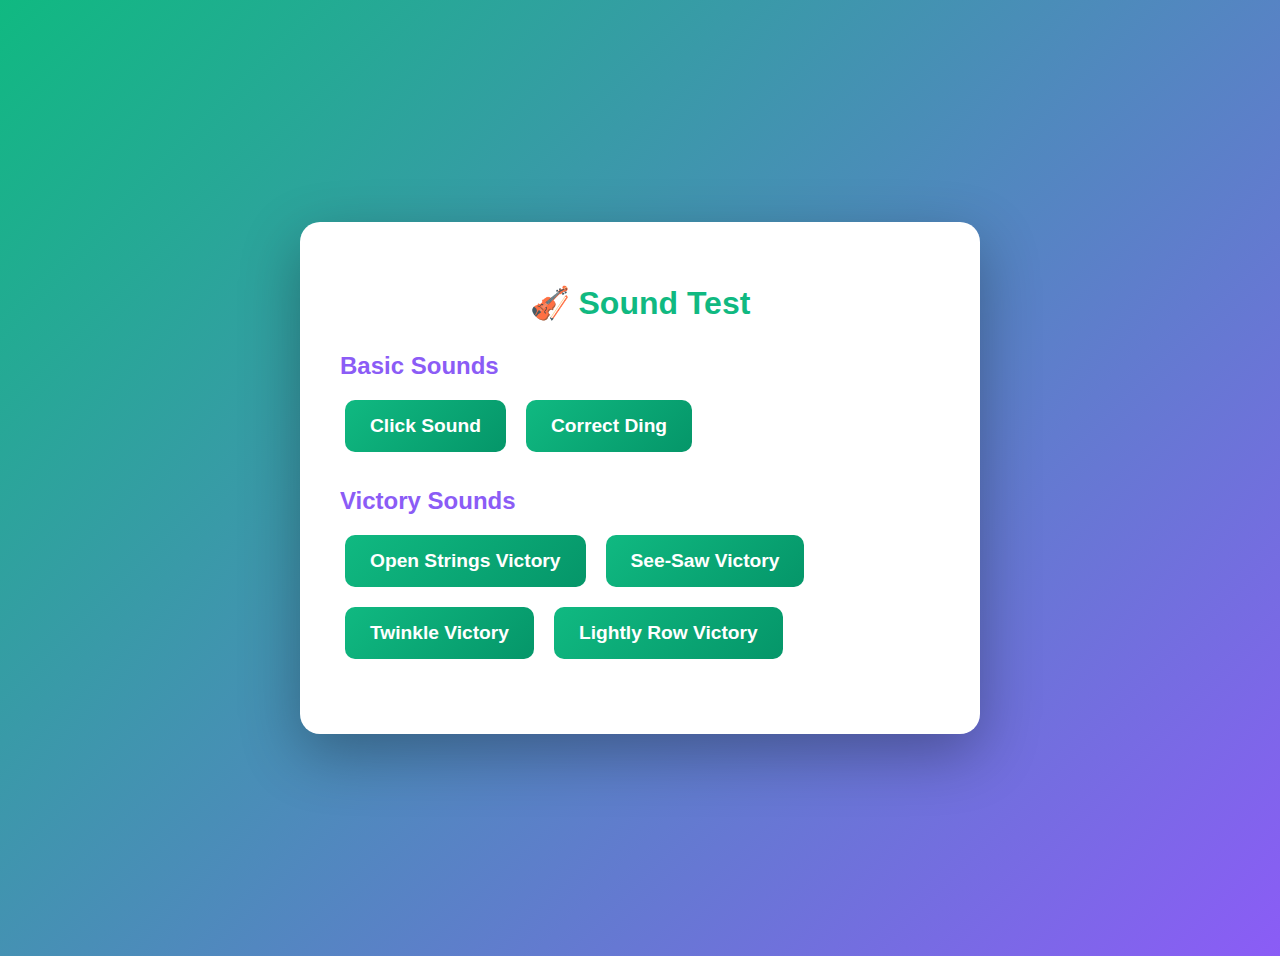
<file: sound-test.html>
<!DOCTYPE html>
<html lang="en">
<head>
    <meta charset="UTF-8">
    <meta name="viewport" content="width=device-width, initial-scale=1.0">
    <title>Sound Test - Violin Game</title>
    <style>
        body {
            font-family: 'Comic Sans MS', Arial, sans-serif;
            background: linear-gradient(135deg, #10b981 0%, #8b5cf6 100%);
            min-height: 100vh;
            display: flex;
            justify-content: center;
            align-items: center;
            padding: 20px;
        }

        .container {
            background: white;
            border-radius: 20px;
            padding: 40px;
            max-width: 600px;
            width: 100%;
            box-shadow: 0 20px 60px rgba(0, 0, 0, 0.3);
        }

        h1 {
            color: #10b981;
            margin-bottom: 30px;
            text-align: center;
        }

        .section {
            margin-bottom: 30px;
        }

        h2 {
            color: #8b5cf6;
            font-size: 1.5rem;
            margin-bottom: 15px;
        }

        button {
            font-size: 1.2rem;
            font-weight: bold;
            padding: 15px 25px;
            margin: 5px;
            border: none;
            border-radius: 10px;
            background: linear-gradient(135deg, #10b981 0%, #059669 100%);
            color: white;
            cursor: pointer;
            transition: transform 0.2s;
            font-family: inherit;
        }

        button:hover {
            transform: scale(1.05);
        }

        button:active {
            transform: scale(0.95);
        }

        .button-group {
            display: flex;
            flex-wrap: wrap;
            gap: 10px;
        }
    </style>
</head>
<body>
    <div class="container">
        <h1>🎻 Sound Test</h1>

        <div class="section">
            <h2>Basic Sounds</h2>
            <div class="button-group">
                <button onclick="Sounds.playClick()">Click Sound</button>
                <button onclick="Sounds.playCorrect()">Correct Ding</button>
            </div>
        </div>

        <div class="section">
            <h2>Victory Sounds</h2>
            <div class="button-group">
                <button onclick="Sounds.playFireworks('open-strings')">Open Strings Victory</button>
                <button onclick="Sounds.playFireworks('see-saw')">See-Saw Victory</button>
                <button onclick="Sounds.playFireworks('twinkle')">Twinkle Victory</button>
                <button onclick="Sounds.playFireworks('lightly-row')">Lightly Row Victory</button>
            </div>
        </div>
    </div>

    <script src="instrument-config.js"></script>
    <script src="sounds.js"></script>
</body>
</html>
</file>
<file: styles.css>
* {
    margin: 0;
    padding: 0;
    box-sizing: border-box;
}

body {
    font-family: 'Comic Sans MS', 'Arial Rounded MT Bold', sans-serif;
    background: linear-gradient(135deg, #667eea 0%, #764ba2 100%);
    min-height: 100vh;
    display: flex;
    justify-content: center;
    align-items: center;
    padding: 20px;
}

.game-container {
    background: white;
    border-radius: 30px;
    box-shadow: 0 20px 60px rgba(0, 0, 0, 0.3);
    max-width: 600px;
    width: 100%;
    height: 891px;
    overflow: hidden;
}

.game-header {
    background: linear-gradient(135deg, #f093fb 0%, #f5576c 100%);
    padding: 30px;
    text-align: center;
    color: white;
}

.game-header h1 {
    font-size: 2.5rem;
    margin-bottom: 15px;
    text-shadow: 2px 2px 4px rgba(0, 0, 0, 0.2);
}

.deco {
    display: inline-block;
    animation: bounce 2s infinite;
}

@keyframes bounce {
    0%, 100% { transform: translateY(0); }
    50% { transform: translateY(-10px); }
}

.progress {
    margin-top: 20px;
}

#question-counter {
    font-size: 1.2rem;
    font-weight: bold;
    display: block;
    margin-bottom: 10px;
}

.progress-bar {
    background: rgba(255, 255, 255, 0.3);
    height: 20px;
    border-radius: 10px;
    overflow: hidden;
}

.progress-fill {
    background: linear-gradient(90deg, #4facfe 0%, #00f2fe 100%);
    height: 100%;
    width: 10%;
    transition: width 0.3s ease;
    border-radius: 10px;
}

.game-main {
    padding: 27px 30px 40px 30px;
    min-height: 650px;
    display: flex;
    flex-direction: column;
    justify-content: center;
    align-items: center;
}

.pattern-display {
    text-align: center;
    margin-bottom: 30px;
}

#pattern-notes {
    font-size: 2.5rem;
    color: #667eea;
    font-weight: bold;
    min-height: 60px;
}

.status-display {
    font-size: 2.5rem;
    color: #333;
    font-weight: bold;
    text-align: center;
    min-height: 100px;
    max-width: 500px;
    display: flex;
    justify-content: center;
    align-items: center;
    margin: 30px 0;
}

.feedback-visual {
    width: 100%;
    height: 80px;
    margin: 20px 0;
    border-radius: 15px;
    transition: all 0.3s;
}

.feedback-visual.correct {
    background: linear-gradient(135deg, #66bb6a 0%, #43a047 100%);
}

.feedback-visual.wrong {
    background: linear-gradient(135deg, #ffa726 0%, #fb8c00 100%);
}

.recording-indicator {
    display: flex;
    align-items: center;
    justify-content: center;
    font-size: 1.8rem;
    font-weight: bold;
    color: #d32f2f;
    margin-top: 20px;
}

.red-dot {
    display: inline-block;
    width: 16px;
    height: 16px;
    background: #d32f2f;
    border-radius: 50%;
    margin-right: 10px;
    animation: pulse-dot 1s infinite;
}

@keyframes pulse-dot {
    0%, 100% { opacity: 1; transform: scale(1); }
    50% { opacity: 0.4; transform: scale(0.8); }
}

.celebration-screen {
    position: relative;
    min-height: 500px;
    background: linear-gradient(135deg, #667eea 0%, #764ba2 100%);
    display: flex;
    justify-content: center;
    align-items: center;
}

.celebration-screen.hidden {
    display: none;
}

#fireworks-canvas {
    position: absolute;
    top: 0;
    left: 0;
    width: 100%;
    height: 100%;
}

.celebration-message {
    position: relative;
    z-index: 10;
    text-align: center;
    color: white;
    padding: 40px;
}

#celebration-title {
    font-size: 3.5rem;
    margin-bottom: 20px;
    text-shadow: 3px 3px 6px rgba(0, 0, 0, 0.3);
    animation: pulse 1.5s infinite;
}

@keyframes pulse {
    0%, 100% { transform: scale(1); }
    50% { transform: scale(1.1); }
}

#celebration-score {
    font-size: 2rem;
    margin-bottom: 30px;
}

.play-again-btn {
    font-size: 1.5rem;
    font-weight: bold;
    padding: 20px 40px;
    border: none;
    border-radius: 20px;
    background: linear-gradient(135deg, #f093fb 0%, #f5576c 100%);
    color: white;
    cursor: pointer;
    transition: all 0.3s;
    box-shadow: 0 6px 20px rgba(0, 0, 0, 0.3);
    font-family: inherit;
}

.play-again-btn:hover {
    transform: scale(1.1);
}

/* Menu Screens */
.menu-screen {
    padding: 60px 40px;
    text-align: center;
    min-height: 650px;
}

.menu-title {
    font-size: 2.5rem;
    color: #333;
    margin-bottom: 40px;
}

.menu-buttons {
    display: grid;
    grid-template-columns: 1fr;
    gap: 20px;
    max-width: 400px;
    margin: 0 auto;
}

.menu-btn {
    font-size: 1.8rem;
    font-weight: bold;
    padding: 30px;
    border: none;
    border-radius: 20px;
    background: linear-gradient(135deg, #667eea 0%, #764ba2 100%);
    color: white;
    cursor: pointer;
    transition: all 0.3s;
    box-shadow: 0 6px 20px rgba(0, 0, 0, 0.2);
    font-family: inherit;
}

.menu-btn:hover:not(.disabled) {
    transform: translateY(-5px);
    box-shadow: 0 10px 30px rgba(0, 0, 0, 0.3);
}

.menu-btn:active:not(.disabled) {
    transform: translateY(-2px);
}

.menu-btn.disabled {
    background: linear-gradient(135deg, #aaa 0%, #888 100%);
    cursor: not-allowed;
    opacity: 0.6;
}

.coming-soon {
    font-size: 1rem;
    font-weight: normal;
    opacity: 0.8;
}

.hidden {
    display: none !important;
}

@media (max-width: 600px) {
    .game-header h1 {
        font-size: 2rem;
    }

    .status-display {
        font-size: 2rem;
    }

    #pattern-notes {
        font-size: 2rem;
    }
}
</file>
